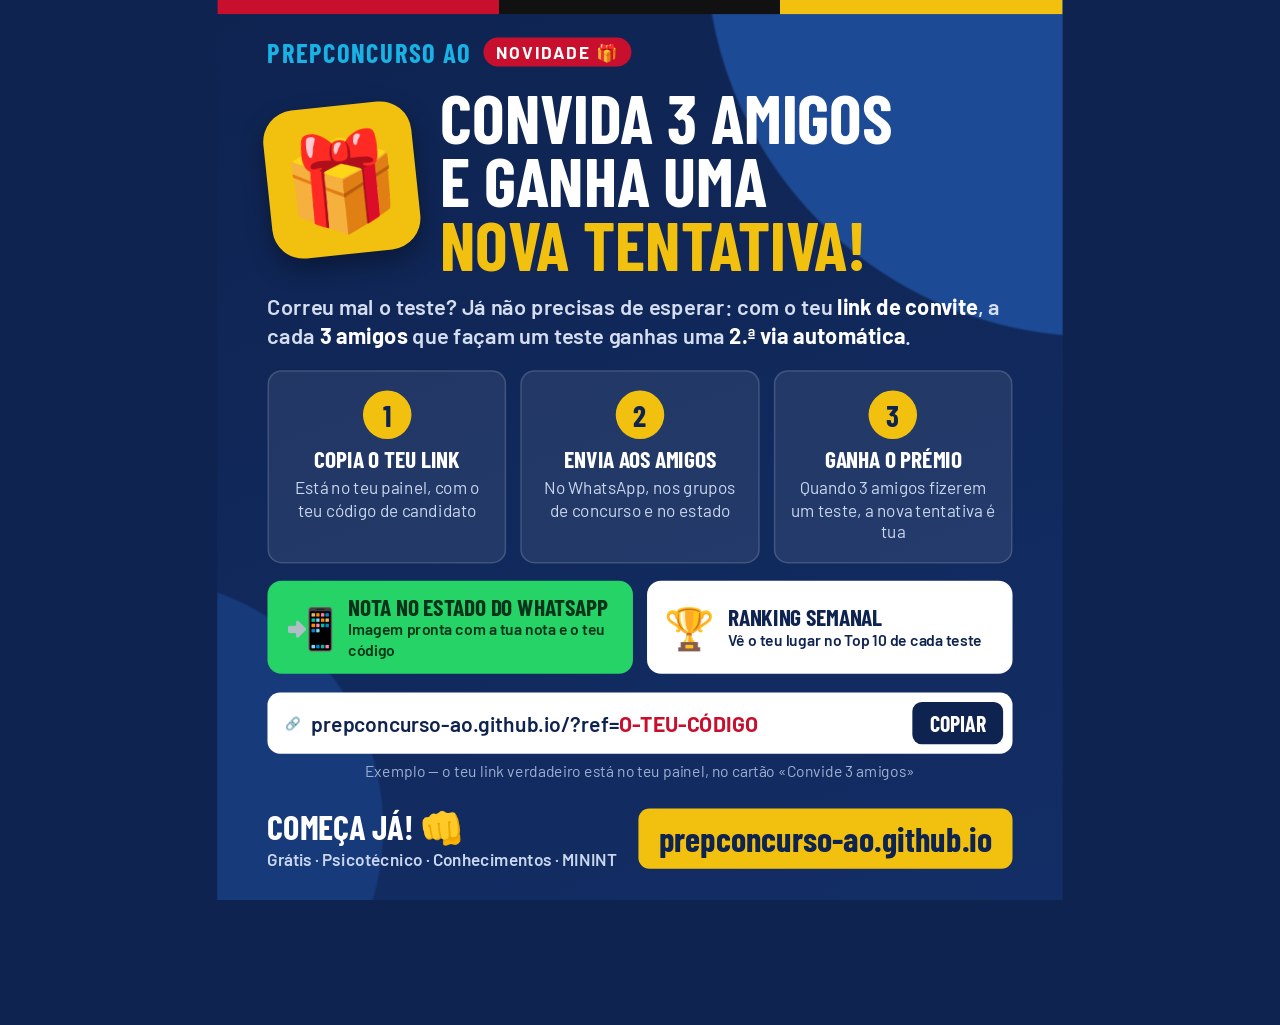
<file: cartaz-convites.html>
<!doctype html>
<html lang="pt">
<head>
<meta charset="utf-8">
<meta name="viewport" content="width=device-width, initial-scale=1">
<meta name="robots" content="noindex">
<title>Convida 3 amigos — PrepConcurso AO</title>
<link href="https://fonts.googleapis.com/css2?family=Barlow+Condensed:wght@600;700&family=Barlow:wght@500;600;700&display=swap" rel="stylesheet">
<style>
  html,body{margin:0;height:100%;background:#0e2350;overflow:hidden}
  body{display:flex;align-items:center;justify-content:center}
  .p{position:relative;flex:0 0 auto;width:1080px;height:1150px;box-sizing:border-box;padding:46px 64px 40px;display:flex;flex-direction:column;
     font-family:Barlow,Arial,sans-serif;color:#fff;transform-origin:center;overflow:hidden;
     background:radial-gradient(circle at 104% -6%,#1d4a94 0 30%,transparent 30.2%),radial-gradient(circle at -10% 92%,#173a7a 0 20%,transparent 20.2%),linear-gradient(160deg,#0e2350,#132e66)}
  .faixa{position:absolute;left:0;right:0;top:0;height:18px;background:linear-gradient(90deg,#c8102e 0 33.3%,#111 33.3% 66.6%,#f2c10f 66.6%)}
  .topo{display:flex;align-items:center;gap:16px}
  .marca{font:700 34px 'Barlow Condensed','Arial Narrow',sans-serif;letter-spacing:.06em;color:#18b2e5}
  .tag{background:#c8102e;font-weight:700;font-size:22px;letter-spacing:.1em;padding:5px 16px;border-radius:99px}
  .heroi{display:flex;align-items:center;gap:30px;margin-top:22px}
  .presente{flex:0 0 190px;height:190px;border-radius:40px;background:#f2c10f;display:grid;place-items:center;font-size:120px;transform:rotate(-6deg);box-shadow:0 14px 30px rgba(0,0,0,.35)}
  h1{font:700 88px/0.92 'Barlow Condensed','Arial Narrow',sans-serif;margin:0;text-transform:uppercase}
  h1 span{color:#f2c10f}
  .lead{font-size:28px;font-weight:600;color:#d5def0;margin:22px 0 26px;line-height:1.3}
  .lead b{color:#fff}
  .passos{display:grid;grid-template-columns:1fr 1fr 1fr;gap:18px}
  .passo{background:rgba(255,255,255,.08);border:2px solid rgba(255,255,255,.14);border-radius:18px;padding:24px 18px;text-align:center}
  .passo .n{width:62px;height:62px;margin:0 auto 10px;border-radius:50%;background:#f2c10f;color:#0e2350;display:grid;place-items:center;font:700 38px 'Barlow Condensed','Arial Narrow',sans-serif}
  .passo b{display:block;font:700 30px/1.05 'Barlow Condensed','Arial Narrow',sans-serif;text-transform:uppercase;margin-bottom:6px}
  .passo span{font-size:22px;color:#c9d6ee;line-height:1.3;display:block}
  .extra{display:grid;grid-template-columns:1fr 1fr;gap:18px;margin-top:22px}
  .box{border-radius:18px;padding:18px 22px;display:flex;align-items:center;gap:16px}
  .box.wa{background:#25d366;color:#06331a}
  .box.rk{background:#fff;color:#0e2350}
  .box .ic{font-size:52px;flex:0 0 auto}
  .box b{display:block;font:700 30px/1.05 'Barlow Condensed','Arial Narrow',sans-serif;text-transform:uppercase}
  .box span{font-size:20px;font-weight:600;line-height:1.3}
  .link{margin-top:24px;display:flex;align-items:center;gap:14px;background:#fff;border-radius:16px;padding:12px 12px 12px 22px;color:#0e2350}
  .link .u{flex:1;font:600 27px Barlow,Arial,sans-serif;white-space:nowrap;overflow:hidden}
  .link .u b{color:#c8102e}
  .link .bt{background:#0e2350;color:#fff;font:700 28px 'Barlow Condensed','Arial Narrow',sans-serif;padding:10px 22px;border-radius:12px}
  .nota-link{margin-top:10px;text-align:center;font-size:20px;color:#9fb1d4}
  .cta{margin-top:auto;display:flex;align-items:center;justify-content:space-between;gap:20px}
  .cta .t{font:700 44px/1 'Barlow Condensed','Arial Narrow',sans-serif;text-transform:uppercase}
  .cta .t small{display:block;font:600 22px Barlow,Arial,sans-serif;text-transform:none;color:#c9d6ee;margin-top:6px}
  .url{background:#f2c10f;color:#0e2350;font:700 44px 'Barlow Condensed','Arial Narrow',sans-serif;padding:12px 26px;border-radius:14px;white-space:nowrap}
</style>
</head>
<body>
<div class="p" id="cartaz">
  <div class="faixa"></div>
  <div class="topo"><span class="marca">PREPCONCURSO AO</span><span class="tag">NOVIDADE 🎁</span></div>
  <div class="heroi">
    <div class="presente">🎁</div>
    <h1>Convida 3 amigos<br>e ganha uma<br><span>nova tentativa!</span></h1>
  </div>
  <div class="lead">Correu mal o teste? Já não precisas de esperar: com o teu <b>link de convite</b>, a cada <b>3 amigos</b> que façam um teste ganhas uma <b>2.ª via automática</b>.</div>
  <div class="passos">
    <div class="passo"><div class="n">1</div><b>Copia o teu link</b><span>Está no teu painel, com o teu código de candidato</span></div>
    <div class="passo"><div class="n">2</div><b>Envia aos amigos</b><span>No WhatsApp, nos grupos de concurso e no estado</span></div>
    <div class="passo"><div class="n">3</div><b>Ganha o prémio</b><span>Quando 3 amigos fizerem um teste, a nova tentativa é tua</span></div>
  </div>
  <div class="extra">
    <div class="box wa"><span class="ic">📲</span><div><b>Nota no estado do WhatsApp</b><span>Imagem pronta com a tua nota e o teu código</span></div></div>
    <div class="box rk"><span class="ic">🏆</span><div><b>Ranking semanal</b><span>Vê o teu lugar no Top 10 de cada teste</span></div></div>
  </div>
  <div class="link"><span>🔗</span><span class="u">prepconcurso-ao.github.io/?ref=<b>O-TEU-CÓDIGO</b></span><span class="bt">COPIAR</span></div>
  <div class="nota-link">Exemplo — o teu link verdadeiro está no teu painel, no cartão «Convide 3 amigos»</div>
  <div class="cta">
    <div class="t">Começa já! 👊<small>Grátis · Psicotécnico · Conhecimentos · MININT</small></div>
    <div class="url">prepconcurso-ao.github.io</div>
  </div>
</div>
<script>
  function ajustar(){ const s=Math.min(innerWidth/1080, innerHeight/1150); document.getElementById('cartaz').style.transform='scale('+s+')'; }
  addEventListener('resize', ajustar); ajustar();
</script>
</body>
</html>
</file>
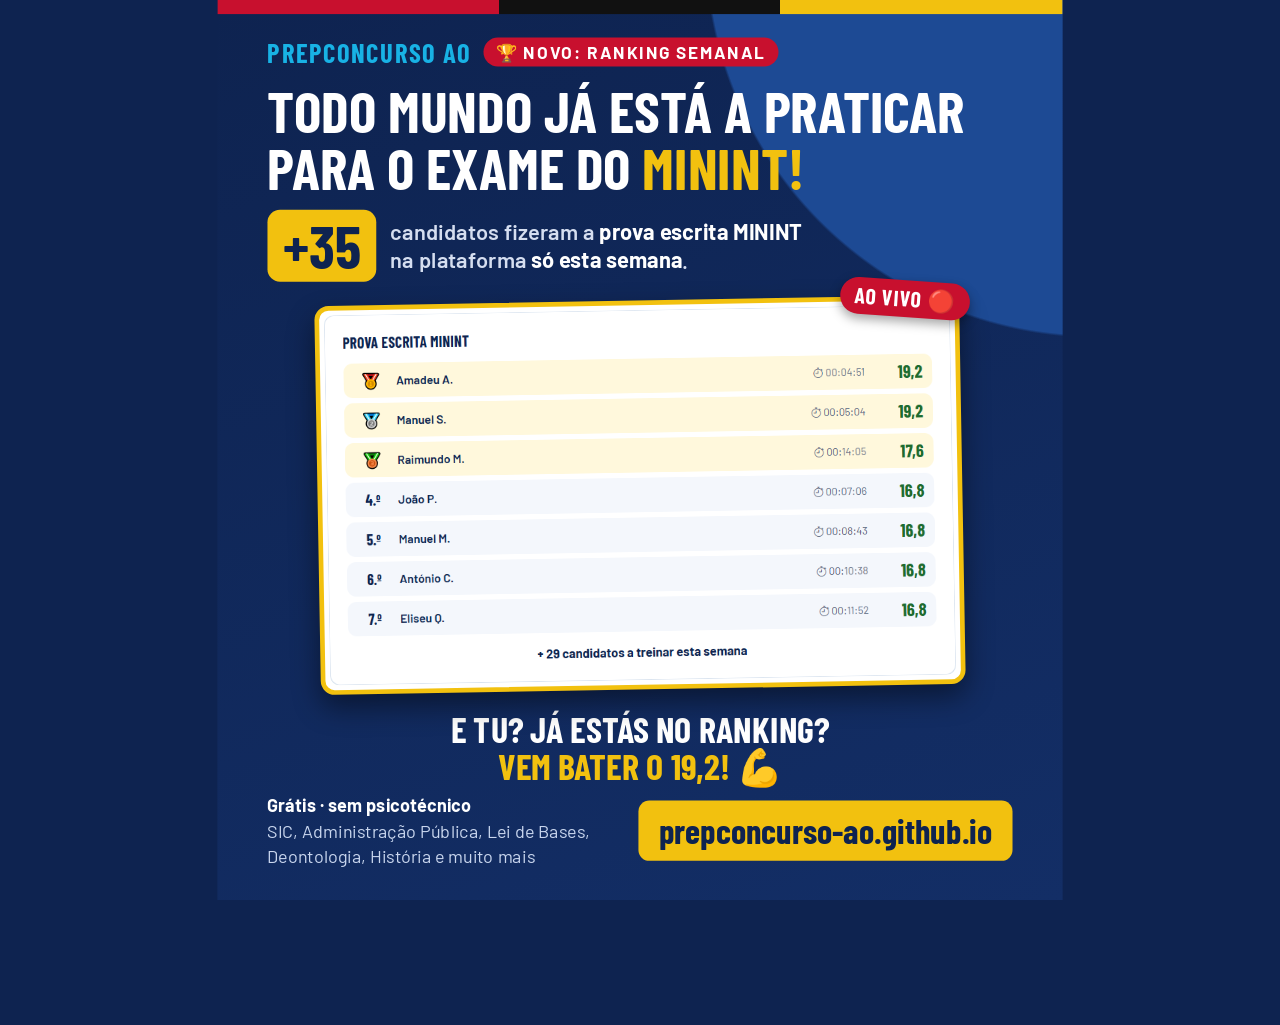
<file: cartaz-ranking.html>
<!doctype html>
<html lang="pt">
<head>
<meta charset="utf-8">
<meta name="viewport" content="width=device-width, initial-scale=1">
<meta name="robots" content="noindex">
<title>Ranking MININT — PrepConcurso AO</title>
<link href="https://fonts.googleapis.com/css2?family=Barlow+Condensed:wght@600;700&family=Barlow:wght@500;600;700&display=swap" rel="stylesheet">
<style>
  html,body{margin:0;height:100%;background:#0e2350;overflow:hidden}
  body{display:flex;align-items:center;justify-content:center}
  .p{position:relative;flex:0 0 auto;width:1080px;height:1150px;box-sizing:border-box;padding:46px 64px 40px;display:flex;flex-direction:column;
     font-family:Barlow,Arial,sans-serif;color:#fff;transform-origin:center;overflow:hidden;
     background:radial-gradient(circle at 104% -6%,#1d4a94 0 30%,transparent 30.2%),linear-gradient(160deg,#0e2350,#132e66)}
  .faixa{position:absolute;left:0;right:0;top:0;height:18px;background:linear-gradient(90deg,#c8102e 0 33.3%,#111 33.3% 66.6%,#f2c10f 66.6%)}
  .C{font-family:'Barlow Condensed','Arial Narrow',sans-serif}
  .topo{display:flex;align-items:center;gap:16px}
  .marca{font:700 34px 'Barlow Condensed','Arial Narrow',sans-serif;letter-spacing:.06em;color:#18b2e5}
  .tag{background:#c8102e;font-weight:700;font-size:22px;letter-spacing:.1em;padding:5px 16px;border-radius:99px}
  h1{font:700 74px/0.98 'Barlow Condensed','Arial Narrow',sans-serif;margin:18px 0 0;text-transform:uppercase;white-space:nowrap}
  h1 span{color:#f2c10f}
  .sub{display:flex;align-items:center;gap:18px;margin:18px 0 24px}
  .sub .n{font:700 76px/1 'Barlow Condensed','Arial Narrow',sans-serif;color:#0e2350;background:#f2c10f;border-radius:16px;padding:8px 20px}
  .sub div{font-size:28px;font-weight:600;color:#d5def0;line-height:1.25}
  .sub b{color:#fff}
  .moldura{position:relative;align-self:center;line-height:0;background:#fff;border-radius:18px;padding:6px;border:6px solid #f2c10f;box-shadow:0 16px 36px rgba(0,0,0,.45);transform:rotate(-1deg)}
  .moldura img{display:block;width:800px;height:auto;border-radius:12px}
  .selo{position:absolute;right:-20px;top:-26px;background:#c8102e;color:#fff;font:700 28px 'Barlow Condensed','Arial Narrow',sans-serif;letter-spacing:.04em;padding:8px 18px;border-radius:99px;transform:rotate(5deg);box-shadow:0 6px 14px rgba(0,0,0,.35);line-height:1.1}
  .pergunta{margin:26px 0 0;text-align:center;font:700 46px/1.05 'Barlow Condensed','Arial Narrow',sans-serif;text-transform:uppercase}
  .pergunta span{color:#f2c10f}
  .cta{margin-top:auto;display:flex;align-items:center;justify-content:space-between;gap:20px}
  .cta .t{font-size:23px;color:#c9d6ee;line-height:1.4}
  .cta .t b{color:#fff}
  .url{background:#f2c10f;color:#0e2350;font:700 44px 'Barlow Condensed','Arial Narrow',sans-serif;padding:12px 26px;border-radius:14px;white-space:nowrap}
</style>
</head>
<body>
<div class="p" id="cartaz">
  <div class="faixa"></div>
  <div class="topo"><span class="marca">PREPCONCURSO AO</span><span class="tag">🏆 NOVO: RANKING SEMANAL</span></div>
  <h1>Todo mundo já está a praticar<br>para o exame do <span>MININT!</span></h1>
  <div class="sub"><span class="n">+35</span><div>candidatos fizeram a <b>prova escrita MININT</b><br>na plataforma <b>só esta semana</b>.</div></div>
  <div class="moldura"><span class="selo">AO VIVO 🔴</span><img src="img/ranking-minint.png" alt="Ranking semanal da Prova Escrita MININT"></div>
  <div class="pergunta">E tu? Já estás no ranking?<br><span>Vem bater o 19,2! 💪</span></div>
  <div class="cta">
    <div class="t"><b>Grátis · sem psicotécnico</b><br>SIC, Administração Pública, Lei de Bases,<br>Deontologia, História e muito mais</div>
    <div class="url">prepconcurso-ao.github.io</div>
  </div>
</div>
<script>
  function ajustar(){ const s=Math.min(innerWidth/1080, innerHeight/1150); document.getElementById('cartaz').style.transform='scale('+s+')'; }
  addEventListener('resize', ajustar); ajustar();
</script>
</body>
</html>
</file>
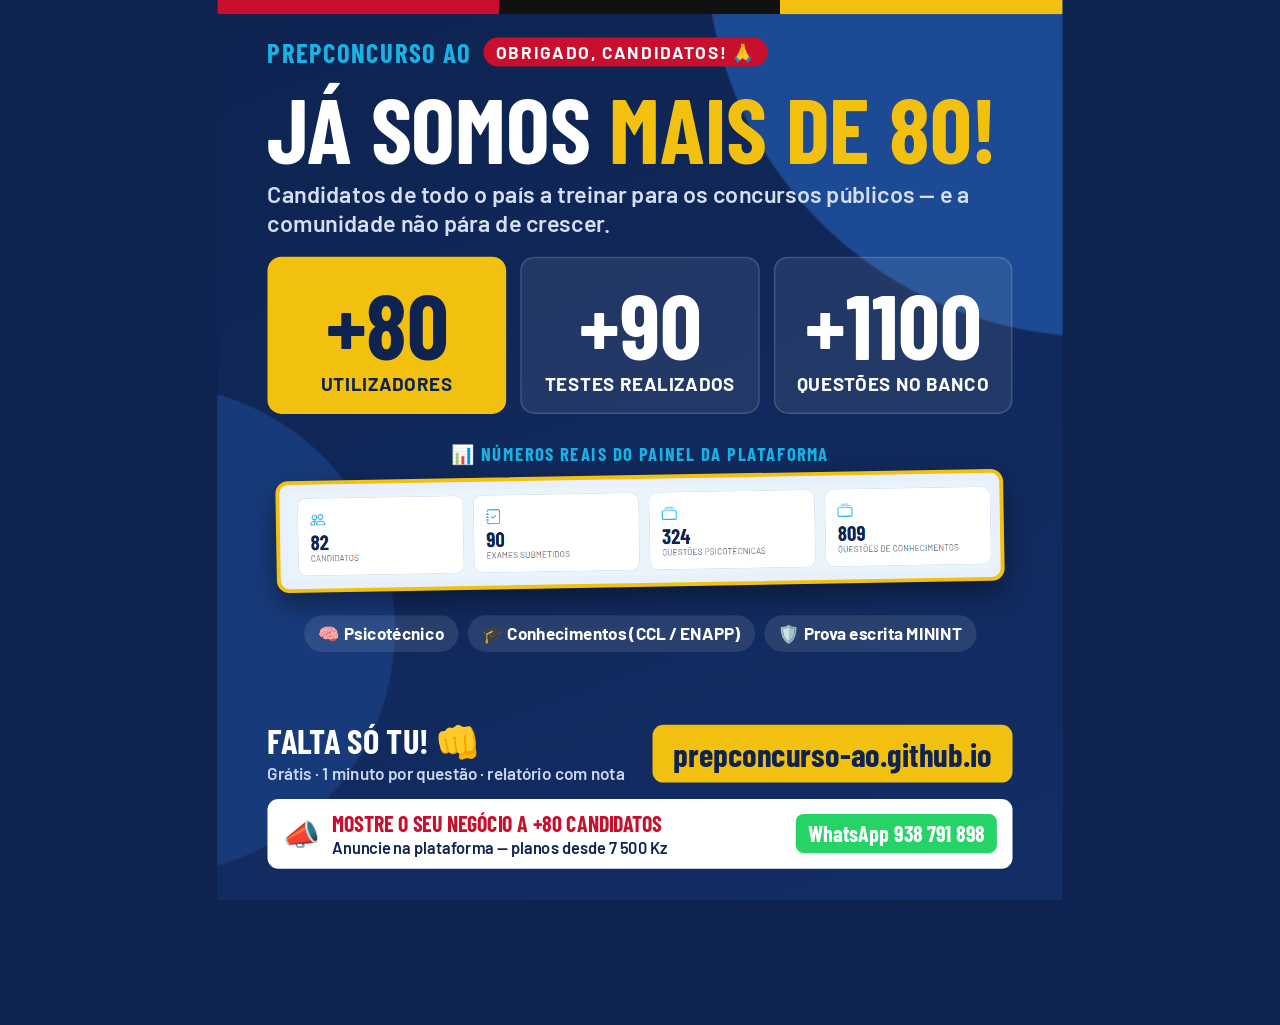
<file: marco.html>
<!doctype html>
<html lang="pt">
<head>
<meta charset="utf-8">
<meta name="viewport" content="width=device-width, initial-scale=1">
<meta name="robots" content="noindex">
<title>Já somos mais de 80 — PrepConcurso AO</title>
<link href="https://fonts.googleapis.com/css2?family=Barlow+Condensed:wght@600;700&family=Barlow:wght@500;600;700&display=swap" rel="stylesheet">
<style>
  /* Cartaz numa tela fixa de 1080 × 1150 px, escalada para caber no ecrã */
  html,body{margin:0;height:100%;background:#0e2350;overflow:hidden}
  body{display:flex;align-items:center;justify-content:center}
  .p{position:relative;flex:0 0 auto;width:1080px;height:1150px;box-sizing:border-box;padding:46px 64px 40px;display:flex;flex-direction:column;
     font-family:Barlow,Arial,sans-serif;color:#fff;transform-origin:center;overflow:hidden;
     background:radial-gradient(circle at 104% -6%,#1d4a94 0 30%,transparent 30.2%),radial-gradient(circle at -8% 70%,#173a7a 0 22%,transparent 22.2%),linear-gradient(160deg,#0e2350,#132e66)}
  .faixa{position:absolute;left:0;right:0;top:0;height:18px;background:linear-gradient(90deg,#c8102e 0 33.3%,#111 33.3% 66.6%,#f2c10f 66.6%)}
  .bc{font-family:'Barlow Condensed','Arial Narrow',sans-serif}
  .topo{display:flex;align-items:center;gap:16px}
  .marca{font:700 34px 'Barlow Condensed','Arial Narrow',sans-serif;letter-spacing:.06em;color:#18b2e5}
  .tag{background:#c8102e;font-weight:700;font-size:22px;letter-spacing:.1em;padding:5px 16px;border-radius:99px}
  h1{font:700 118px/0.92 'Barlow Condensed','Arial Narrow',sans-serif;margin:22px 0 0;text-transform:uppercase;white-space:nowrap}
  h1 span{color:#f2c10f}
  .sub{font-size:30px;font-weight:600;color:#d5def0;margin:12px 0 26px}
  .nums{display:grid;grid-template-columns:1fr 1fr 1fr;gap:18px}
  .num{background:rgba(255,255,255,.08);border:2px solid rgba(255,255,255,.14);border-radius:18px;padding:24px 20px 22px;text-align:center}
  .num.d{background:#f2c10f;border-color:#f2c10f;color:#0e2350}
  .num b{display:block;font:700 118px/1 'Barlow Condensed','Arial Narrow',sans-serif}
  .num span{display:block;font-size:24px;font-weight:700;text-transform:uppercase;letter-spacing:.04em;margin-top:4px}
  .num.d span{color:#0e2350}
  .prova{margin:36px 0 0;text-align:center}
  .prova .rot{font:700 24px 'Barlow Condensed','Arial Narrow',sans-serif;letter-spacing:.08em;text-transform:uppercase;color:#18b2e5;margin-bottom:12px}
  .moldura{display:inline-block;line-height:0;background:#e8f1fb;border-radius:16px;padding:10px;border:5px solid #f2c10f;box-shadow:0 14px 34px rgba(0,0,0,.4);transform:rotate(-1deg)}
  .moldura img{display:block;width:900px;height:auto;border-radius:10px}
  .testes{display:flex;justify-content:center;gap:12px;margin:34px 0 0;flex-wrap:nowrap}
  .testes div{background:rgba(255,255,255,.1);border-radius:99px;padding:10px 18px;font-size:22px;font-weight:700;white-space:nowrap}
  .testes div i{font-style:normal;margin-right:6px}
  .cta{margin-top:auto;display:flex;align-items:center;justify-content:space-between;gap:20px}
  .cta .t{font:700 44px/1 'Barlow Condensed','Arial Narrow',sans-serif;text-transform:uppercase}
  .cta .t small{display:block;font:600 22px Barlow,Arial,sans-serif;text-transform:none;color:#c9d6ee;margin-top:6px}
  .url{background:#f2c10f;color:#0e2350;font:700 42px 'Barlow Condensed','Arial Narrow',sans-serif;padding:12px 26px;border-radius:14px;white-space:nowrap}
  .anuncie{margin-top:20px;display:flex;align-items:center;gap:16px;background:#fff;color:#0e2350;border-radius:14px;padding:14px 20px}
  .anuncie .ic{font-size:38px}
  .anuncie b{font:700 28px 'Barlow Condensed','Arial Narrow',sans-serif;text-transform:uppercase;color:#c8102e}
  .anuncie div{font-size:21px;font-weight:600;line-height:1.3}
  .anuncie .tel{margin-left:auto;background:#25d366;color:#fff;font:700 28px 'Barlow Condensed','Arial Narrow',sans-serif;padding:8px 16px;border-radius:10px;white-space:nowrap}
</style>
</head>
<body>
<div class="p" id="cartaz">
  <div class="faixa"></div>
  <div class="topo"><span class="marca">PREPCONCURSO AO</span><span class="tag">OBRIGADO, CANDIDATOS! 🙏</span></div>
  <h1>Já somos <span>mais de 80!</span></h1>
  <div class="sub">Candidatos de todo o país a treinar para os concursos públicos — e a comunidade não pára de crescer.</div>
  <div class="nums">
    <div class="num d"><b>+80</b><span>utilizadores</span></div>
    <div class="num"><b>+90</b><span>testes realizados</span></div>
    <div class="num"><b>+1100</b><span>questões no banco</span></div>
  </div>
  <div class="prova">
    <div class="rot">📊 Números reais do painel da plataforma</div>
    <div class="moldura"><img src="img/painel-numeros.png" alt="Painel: 82 candidatos, 90 exames submetidos, 324 questões psicotécnicas, 809 questões de conhecimentos"></div>
  </div>
  <div class="testes">
    <div><i>🧠</i>Psicotécnico</div>
    <div><i>🎓</i>Conhecimentos (CCL / ENAPP)</div>
    <div><i>🛡️</i>Prova escrita MININT</div>
  </div>
  <div class="cta">
    <div class="t">Falta só tu! 👊<small>Grátis · 1 minuto por questão · relatório com nota</small></div>
    <div class="url">prepconcurso-ao.github.io</div>
  </div>
  <div class="anuncie">
    <span class="ic">📣</span>
    <div><b>Mostre o seu negócio a +80 candidatos</b><br>Anuncie na plataforma — planos desde 7 500 Kz</div>
    <span class="tel">WhatsApp 938 791 898</span>
  </div>
</div>
<script>
  function ajustar(){ const s=Math.min(innerWidth/1080, innerHeight/1150); document.getElementById('cartaz').style.transform='scale('+s+')'; }
  addEventListener('resize', ajustar); ajustar();
</script>
</body>
</html>
</file>
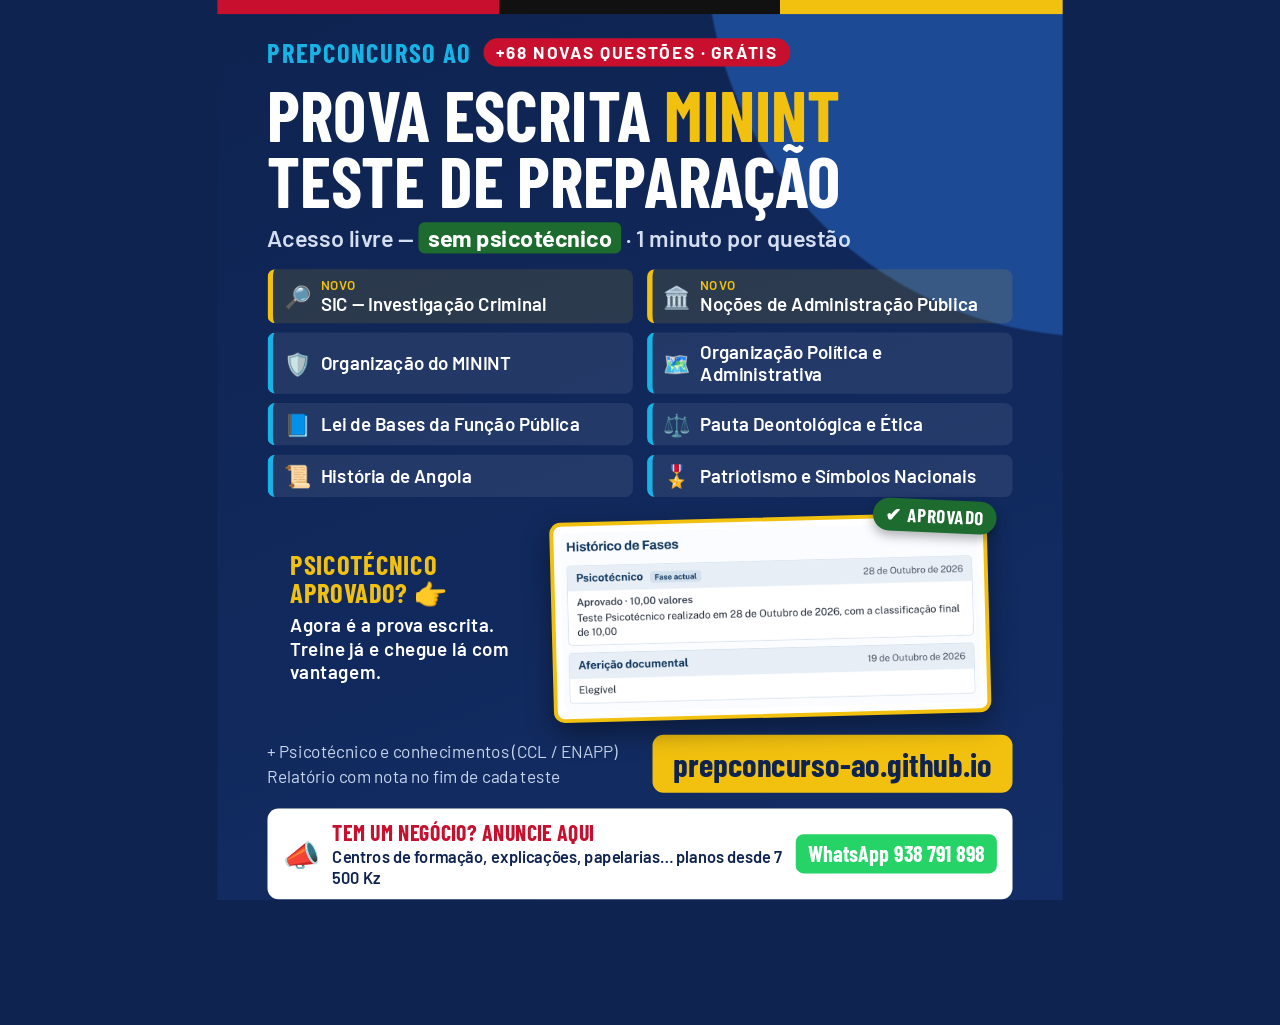
<file: promo.html>
<!doctype html>
<html lang="pt">
<head>
<meta charset="utf-8">
<meta name="viewport" content="width=device-width, initial-scale=1">
<meta name="robots" content="noindex">
<title>Prova Escrita MININT — PrepConcurso AO</title>
<link href="https://fonts.googleapis.com/css2?family=Barlow+Condensed:wght@600;700&family=Barlow:wght@500;600;700&display=swap" rel="stylesheet">
<style>
  /* Cartaz desenhado numa tela fixa de 1080 × 1150 px, escalada para caber no ecrã */
  html,body{margin:0;height:100%;background:#0e2350;overflow:hidden}
  body{display:flex;align-items:center;justify-content:center}
  .p{position:relative;flex:0 0 auto;width:1080px;height:1150px;box-sizing:border-box;padding:46px 64px 40px;display:flex;flex-direction:column;
     font-family:Barlow,Arial,sans-serif;color:#fff;transform-origin:center;
     background:radial-gradient(circle at 104% -6%,#1d4a94 0 30%,transparent 30.2%),linear-gradient(160deg,#0e2350,#132e66)}
  .faixa{position:absolute;left:0;right:0;top:0;height:18px;background:linear-gradient(90deg,#c8102e 0 33.3%,#111 33.3% 66.6%,#f2c10f 66.6%)}
  .topo{display:flex;align-items:center;gap:16px;flex-wrap:wrap}
  .marca{font:700 34px 'Barlow Condensed','Arial Narrow',sans-serif;letter-spacing:.06em;color:#18b2e5}
  .novo{background:#c8102e;font-weight:700;font-size:22px;letter-spacing:.1em;padding:5px 16px;border-radius:99px}
  h1{font:700 90px/0.94 'Barlow Condensed','Arial Narrow',sans-serif;margin:16px 0 0;text-transform:uppercase;white-space:nowrap}
  h1 span{color:#f2c10f}
  .livre{margin:14px 0 22px;font-size:30px;font-weight:600;color:#d5def0}
  .livre b{color:#fff;background:#1d6b2e;padding:2px 12px;border-radius:8px}
  ul{list-style:none;margin:0;padding:0;display:grid;grid-template-columns:1fr 1fr;gap:12px 18px}
  li{display:flex;align-items:center;gap:12px;background:rgba(255,255,255,.08);border-left:7px solid #18b2e5;border-radius:10px;padding:11px 14px;font-size:24px;font-weight:600;line-height:1.15}
  li.novo-t{border-left-color:#f2c10f;background:rgba(242,193,15,.12)}
  li .e{font-size:28px;flex:0 0 auto}
  li small{display:block;font-size:17px;font-weight:600;color:#f2c10f;letter-spacing:.04em}
  .meio{flex:1 0 auto;display:flex;align-items:center;justify-content:center;gap:34px;margin:26px 0 22px}
  .rotulo{font:700 34px/1.05 'Barlow Condensed','Arial Narrow',sans-serif;letter-spacing:.03em;text-transform:uppercase;color:#f2c10f;max-width:300px}
  .rotulo span{display:block;color:#fff;font-size:24px;letter-spacing:.02em;text-transform:none;font-family:Barlow,Arial,sans-serif;font-weight:600;margin-top:8px;line-height:1.25}
  .moldura{position:relative;line-height:0;background:#fff;border-radius:14px;padding:8px;box-shadow:0 14px 34px rgba(0,0,0,.4);transform:rotate(-1.5deg);border:5px solid #f2c10f}
  .moldura img{display:block;height:230px;width:auto;border-radius:9px}
  .selo{position:absolute;right:-18px;top:-22px;background:#1d6b2e;color:#fff;font:700 24px 'Barlow Condensed','Arial Narrow',sans-serif;letter-spacing:.05em;padding:6px 16px;border-radius:99px;transform:rotate(4deg);box-shadow:0 6px 14px rgba(0,0,0,.3)}
  .rodape{display:flex;align-items:center;justify-content:space-between;gap:20px}
  .extra{font-size:22px;color:#c9d6ee;line-height:1.45}
  .url{background:#f2c10f;color:#0e2350;font:700 42px 'Barlow Condensed','Arial Narrow',sans-serif;padding:12px 26px;border-radius:14px;white-space:nowrap}
  .anuncie{margin-top:20px;display:flex;align-items:center;gap:16px;background:#fff;color:#0e2350;border-radius:14px;padding:14px 20px}
  .anuncie .ic{font-size:38px}
  .anuncie b{font:700 28px 'Barlow Condensed','Arial Narrow',sans-serif;text-transform:uppercase;letter-spacing:.02em;color:#c8102e}
  .anuncie div{font-size:21px;font-weight:600;line-height:1.3}
  .anuncie .tel{margin-left:auto;background:#25d366;color:#fff;font:700 28px 'Barlow Condensed','Arial Narrow',sans-serif;padding:8px 16px;border-radius:10px;white-space:nowrap}
</style>
</head>
<body>
<div class="p" id="cartaz">
  <div class="faixa"></div>
  <div class="topo"><span class="marca">PREPCONCURSO AO</span><span class="novo">+68 NOVAS QUESTÕES · GRÁTIS</span></div>
  <h1>Prova Escrita <span>MININT</span><br>teste de preparação</h1>
  <div class="livre">Acesso livre — <b>sem psicotécnico</b> · 1 minuto por questão</div>
  <ul>
    <li class="novo-t"><span class="e">🔎</span><div><small>NOVO</small>SIC — Investigação Criminal</div></li>
    <li class="novo-t"><span class="e">🏛️</span><div><small>NOVO</small>Noções de Administração Pública</div></li>
    <li><span class="e">🛡️</span><div>Organização do MININT</div></li>
    <li><span class="e">🗺️</span><div>Organização Política e Administrativa</div></li>
    <li><span class="e">📘</span><div>Lei de Bases da Função Pública</div></li>
    <li><span class="e">⚖️</span><div>Pauta Deontológica e Ética</div></li>
    <li><span class="e">📜</span><div>História de Angola</div></li>
    <li><span class="e">🎖️</span><div>Patriotismo e Símbolos Nacionais</div></li>
  </ul>
  <div class="meio">
    <div class="rotulo">Psicotécnico aprovado? 👉<span>Agora é a prova escrita. Treine já e chegue lá com vantagem.</span></div>
    <div class="moldura"><span class="selo">✔ APROVADO</span><img src="img/historico-fases-minint.png" alt="Histórico de fases: Psicotécnico aprovado com 10 valores"></div>
  </div>
  <div class="rodape">
    <div class="extra">+ Psicotécnico e conhecimentos (CCL / ENAPP)<br>Relatório com nota no fim de cada teste</div>
    <div class="url">prepconcurso-ao.github.io</div>
  </div>
  <div class="anuncie">
    <span class="ic">📣</span>
    <div><b>Tem um negócio? Anuncie aqui</b><br>Centros de formação, explicações, papelarias… planos desde 7 500 Kz</div>
    <span class="tel">WhatsApp 938 791 898</span>
  </div>
</div>
<script>
  function ajustar(){ const s=Math.min(innerWidth/1080, innerHeight/1150); document.getElementById('cartaz').style.transform='scale('+s+')'; }
  addEventListener('resize', ajustar); ajustar();
</script>
</body>
</html>
</file>
